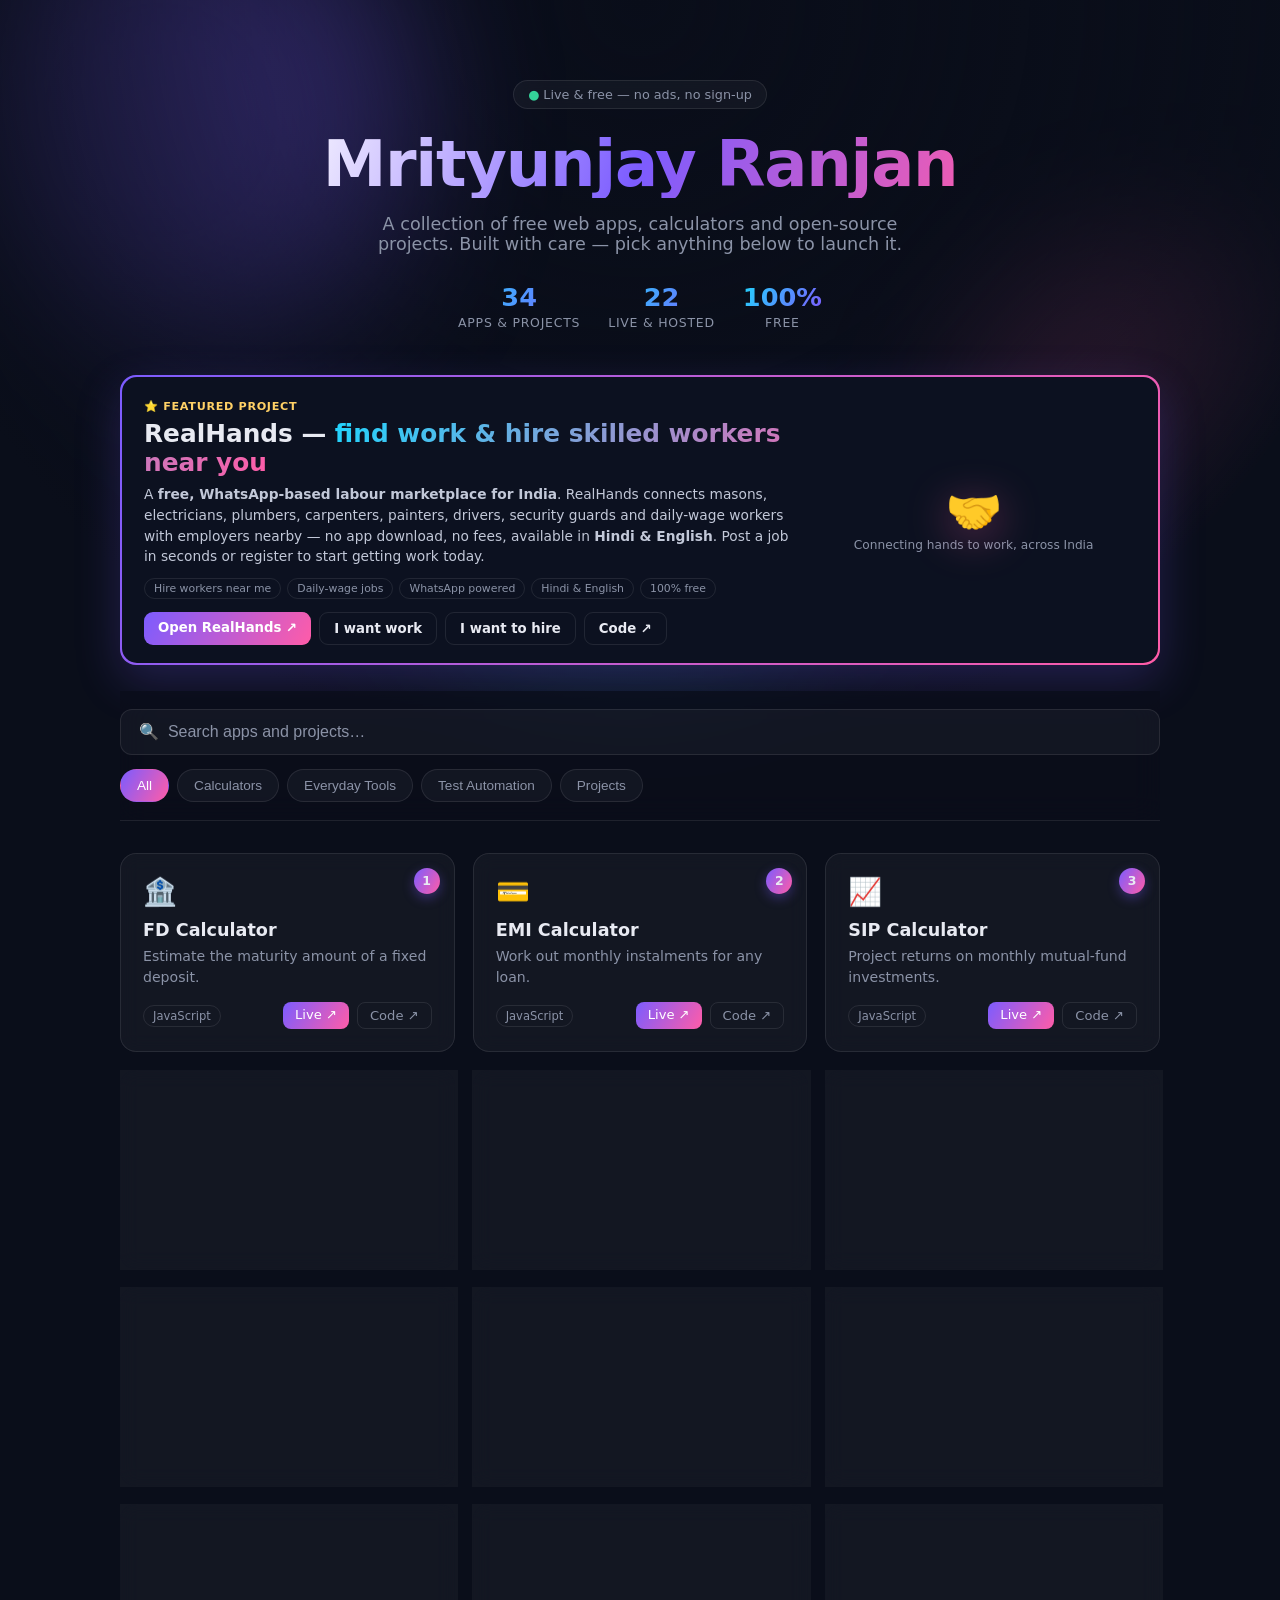
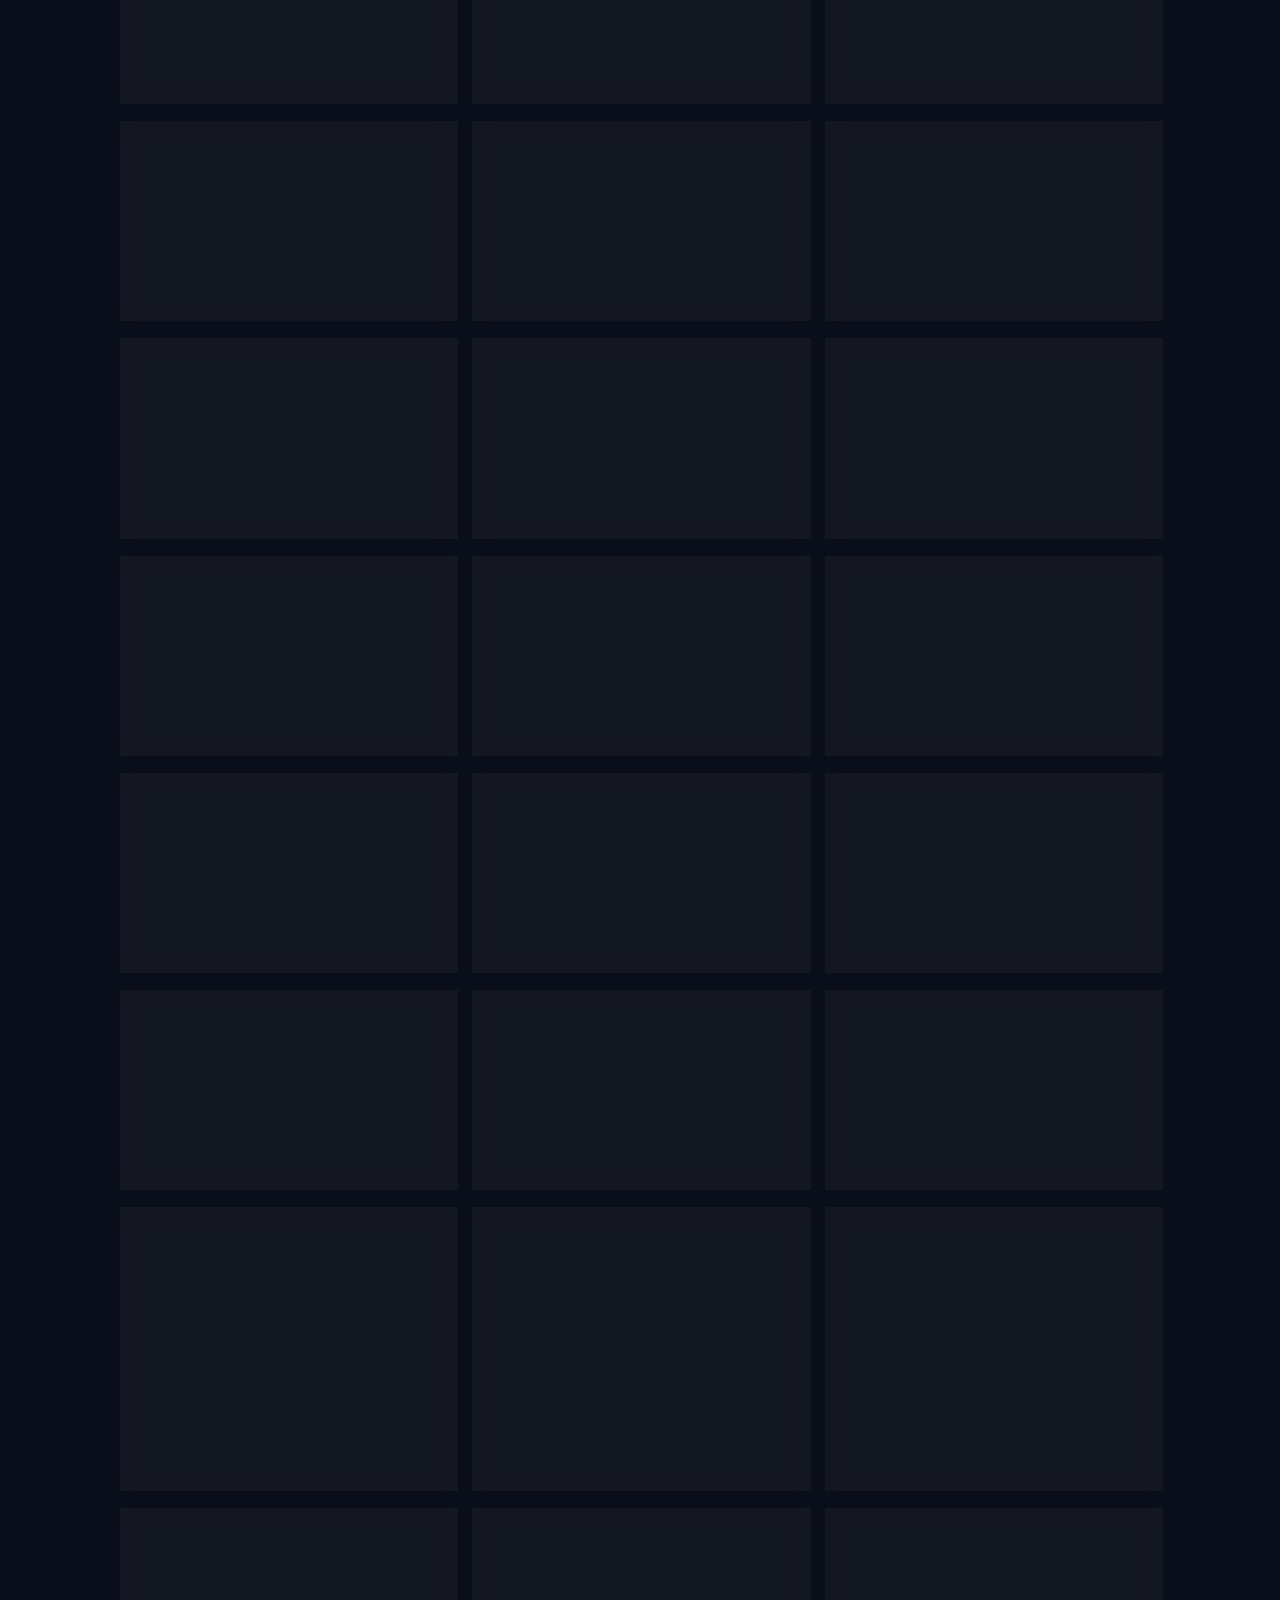
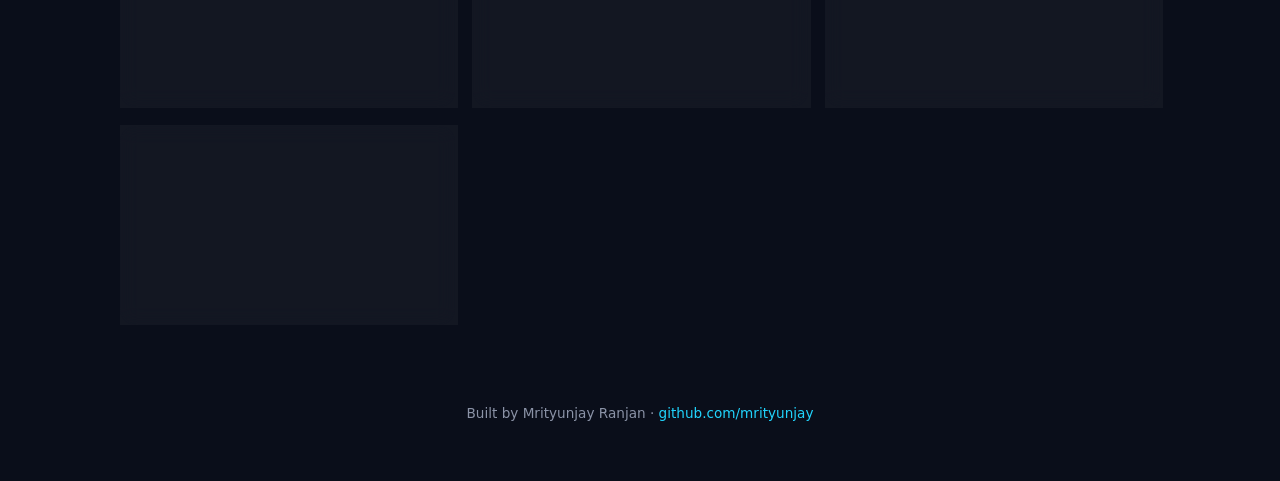
<file: index.html>
<!DOCTYPE html>
<html lang="en">
<head>
  <meta charset="UTF-8" />
  <meta name="viewport" content="width=device-width, initial-scale=1.0" />

  <!-- Primary SEO -->
  <title>Mrityunjay Ranjan — Free Web Apps, Calculators &amp; Open-Source Projects</title>
  <meta name="description" content="RealHands — a free WhatsApp-based labour marketplace connecting skilled and daily-wage workers (masons, electricians, plumbers, carpenters, drivers, security guards) with employers nearby across India, in Hindi &amp; English. Plus 20+ free web apps and calculators — EMI, FD, SIP, income tax, BMI, password &amp; QR generators — and open-source projects." />
  <meta name="keywords" content="RealHands, hire workers near me, find work near me, daily wage jobs India, labour marketplace India, hire electrician plumber mason carpenter driver, WhatsApp jobs, skilled workers India, मजदूर काम, free online calculator, EMI calculator, FD calculator, SIP calculator, income tax calculator, BMI calculator, password generator, QR code generator, pomodoro timer, expense tracker, selenium framework, test automation, Mrityunjay Ranjan" />
  <meta name="author" content="Mrityunjay Ranjan" />
  <meta name="robots" content="index, follow" />
  <link rel="canonical" href="https://mrityunjay.github.io/" />

  <!-- Open Graph -->
  <meta property="og:type" content="website" />
  <meta property="og:title" content="Mrityunjay Ranjan — Free Web Apps & Projects" />
  <meta property="og:description" content="20+ free web apps and calculators, plus open-source automation frameworks and projects." />
  <meta property="og:url" content="https://mrityunjay.github.io/" />
  <meta property="og:site_name" content="Mrityunjay Ranjan" />
  <meta name="twitter:card" content="summary" />
  <meta name="twitter:title" content="Mrityunjay Ranjan — Free Web Apps & Projects" />
  <meta name="twitter:description" content="20+ free web apps and calculators, plus open-source projects." />

  <script type="application/ld+json">
  {
    "@context": "https://schema.org",
    "@type": "Person",
    "name": "Mrityunjay Ranjan",
    "url": "https://mrityunjay.github.io/",
    "sameAs": ["https://github.com/mrityunjay"],
    "jobTitle": "Software Engineer"
  }
  </script>
  <script type="application/ld+json">
  {
    "@context": "https://schema.org",
    "@type": "WebApplication",
    "name": "RealHands",
    "url": "https://mrityunjay.github.io/realhands/",
    "applicationCategory": "BusinessApplication",
    "operatingSystem": "Web, WhatsApp",
    "offers": { "@type": "Offer", "price": "0", "priceCurrency": "INR" },
    "description": "A free WhatsApp-based labour marketplace that connects skilled and daily-wage workers — masons, electricians, plumbers, carpenters, drivers and security guards — with employers nearby across India, in Hindi and English.",
    "areaServed": "IN",
    "inLanguage": ["en", "hi"]
  }
  </script>

  <style>
    :root {
      --bg: #0a0e1a;
      --card: rgba(255, 255, 255, 0.04);
      --border: rgba(255, 255, 255, 0.09);
      --text: #e8eaf2;
      --muted: #8b93a7;
      --a1: #7c5cff;
      --a2: #ff5ca8;
      --a3: #21d4fd;
    }
    * { box-sizing: border-box; margin: 0; padding: 0; }
    html { scroll-behavior: smooth; }
    body {
      font-family: "Segoe UI", system-ui, -apple-system, sans-serif;
      background: var(--bg);
      color: var(--text);
      min-height: 100vh;
      overflow-x: hidden;
      position: relative;
    }

    /* Animated aurora background */
    .aurora { position: fixed; inset: 0; z-index: -2; overflow: hidden; }
    .blob {
      position: absolute; border-radius: 50%; filter: blur(80px); opacity: 0.55;
      animation: float 18s ease-in-out infinite;
    }
    .blob.b1 { width: 480px; height: 480px; background: var(--a1); top: -120px; left: -80px; }
    .blob.b2 { width: 420px; height: 420px; background: var(--a2); top: 30%; right: -120px; animation-delay: -6s; }
    .blob.b3 { width: 460px; height: 460px; background: var(--a3); bottom: -160px; left: 30%; animation-delay: -12s; }
    @keyframes float {
      0%,100% { transform: translate(0,0) scale(1); }
      33% { transform: translate(40px,-30px) scale(1.1); }
      66% { transform: translate(-30px,40px) scale(0.95); }
    }
    body::after {
      content: ""; position: fixed; inset: 0; z-index: -1;
      background: radial-gradient(circle at 50% 0%, transparent, var(--bg) 70%);
    }

    .wrap { max-width: 1080px; margin: 0 auto; padding: 0 20px; }

    /* Hero */
    header { text-align: center; padding: 80px 20px 40px; }
    .badge {
      display: inline-block; padding: 6px 14px; border-radius: 999px;
      background: var(--card); border: 1px solid var(--border);
      font-size: 0.8rem; color: var(--muted); margin-bottom: 22px;
      backdrop-filter: blur(10px);
    }
    .badge .dot { color: #34d399; }
    h1 {
      font-size: clamp(2.4rem, 6vw, 4rem); line-height: 1.05; letter-spacing: -0.02em;
      background: linear-gradient(110deg, #fff 20%, var(--a1) 50%, var(--a2) 80%);
      -webkit-background-clip: text; background-clip: text; -webkit-text-fill-color: transparent;
      margin-bottom: 16px;
    }
    header p.tag { color: var(--muted); font-size: 1.1rem; max-width: 560px; margin: 0 auto 28px; }
    .stats { display: flex; gap: 28px; justify-content: center; flex-wrap: wrap; }
    .stat strong { display: block; font-size: 1.6rem; background: linear-gradient(120deg,var(--a3),var(--a1)); -webkit-background-clip:text; background-clip:text; -webkit-text-fill-color:transparent; }
    .stat span { font-size: 0.78rem; color: var(--muted); text-transform: uppercase; letter-spacing: 0.06em; }

    /* Controls */
    .controls { position: sticky; top: 0; z-index: 10; padding: 18px 0; background: rgba(10,14,26,0.7); backdrop-filter: blur(14px); border-bottom: 1px solid var(--border); margin-bottom: 32px; }
    #search {
      width: 100%; padding: 13px 18px; border-radius: 12px; font-size: 1rem;
      background: var(--card); border: 1px solid var(--border); color: var(--text);
      margin-bottom: 14px;
    }
    #search::placeholder { color: var(--muted); }
    #search:focus { outline: none; border-color: var(--a1); }
    .chips { display: flex; gap: 8px; flex-wrap: wrap; }
    .chip {
      padding: 8px 16px; border-radius: 999px; border: 1px solid var(--border);
      background: var(--card); color: var(--muted); font-size: 0.85rem; cursor: pointer;
      transition: all 0.18s;
    }
    .chip:hover { color: var(--text); }
    .chip.active { background: linear-gradient(120deg,var(--a1),var(--a2)); color: #fff; border-color: transparent; }

    /* Grid + cards */
    .grid { display: grid; grid-template-columns: repeat(auto-fill, minmax(260px,1fr)); gap: 18px; padding-bottom: 40px; }
    .card {
      position: relative; background: var(--card); border: 1px solid var(--border);
      border-radius: 16px; padding: 22px; backdrop-filter: blur(10px);
      transition: transform 0.2s, border-color 0.2s, box-shadow 0.2s;
      display: flex; flex-direction: column;
    }
    .card:hover { transform: translateY(-6px); border-color: rgba(124,92,255,0.6); box-shadow: 0 18px 50px rgba(124,92,255,0.18); }
    .card .num {
      position: absolute; top: 14px; right: 14px; min-width: 26px; height: 26px; padding: 0 7px;
      display: inline-flex; align-items: center; justify-content: center; border-radius: 999px;
      font-size: 0.78rem; font-weight: 700; color: var(--text);
      background: linear-gradient(120deg, var(--a1), var(--a2)); box-shadow: 0 4px 12px rgba(124,92,255,0.35);
    }
    .card .icon { font-size: 1.7rem; margin-bottom: 12px; }
    .card h3 { font-size: 1.1rem; margin-bottom: 6px; }
    .card p { color: var(--muted); font-size: 0.88rem; line-height: 1.5; flex: 1; margin-bottom: 14px; }
    .meta { display: flex; align-items: center; gap: 8px; flex-wrap: wrap; }
    .lang { font-size: 0.72rem; color: var(--muted); padding: 3px 9px; border: 1px solid var(--border); border-radius: 999px; }
    .links { margin-left: auto; display: flex; gap: 8px; }
    .links a { font-size: 0.82rem; text-decoration: none; padding: 5px 12px; border-radius: 8px; transition: 0.18s; }
    .links a.live { background: linear-gradient(120deg,var(--a1),var(--a2)); color: #fff; }
    .links a.live:hover { filter: brightness(1.12); }
    .links a.code { color: var(--muted); border: 1px solid var(--border); }
    .links a.code:hover { color: var(--text); border-color: var(--a1); }

    .section-title { font-size: 0.8rem; text-transform: uppercase; letter-spacing: 0.08em; color: var(--muted); margin: 8px 0 16px; }
    .empty-msg { color: var(--muted); text-align: center; padding: 40px; grid-column: 1/-1; }

    /* Featured spotlight */
    .spotlight {
      position: relative; border-radius: 16px; padding: 2px;
      background: linear-gradient(120deg, var(--a1), var(--a2), var(--a3), var(--a1));
      background-size: 300% 300%; animation: shine 8s ease infinite;
      margin: 4px 0 26px; box-shadow: 0 16px 46px rgba(124,92,255,0.22);
    }
    @keyframes shine { 0%{background-position:0% 50%} 50%{background-position:100% 50%} 100%{background-position:0% 50%} }
    .spotlight-inner {
      background: #0c1120; border-radius: 15px; padding: 18px 22px;
      display: grid; grid-template-columns: 1.6fr 0.8fr; gap: 18px; align-items: center;
    }
    .spotlight .flag { display:inline-flex; align-items:center; gap:6px; font-size:0.7rem; font-weight:600; letter-spacing:0.06em; text-transform:uppercase; color:#ffd166; margin-bottom:7px; }
    .spotlight h2 { font-size: clamp(1.2rem, 2.4vw, 1.55rem); line-height:1.15; margin-bottom: 7px; }
    .spotlight h2 .grad { background:linear-gradient(120deg,var(--a3),var(--a2)); -webkit-background-clip:text;background-clip:text;-webkit-text-fill-color:transparent; }
    .spotlight p { color: #c2c8d8; font-size: 0.86rem; line-height: 1.5; margin-bottom: 11px; }
    .spotlight .tags { display:flex; flex-wrap:wrap; gap:6px; margin-bottom:13px; }
    .spotlight .tags span { font-size:0.68rem; color:var(--muted); border:1px solid var(--border); border-radius:999px; padding:3px 9px; }
    .cta { display:flex; flex-wrap:wrap; gap:8px; }
    .cta a { text-decoration:none; padding:8px 14px; border-radius:9px; font-weight:600; font-size:0.83rem; transition:0.18s; }
    .cta a.primary { background:linear-gradient(120deg,var(--a1),var(--a2)); color:#fff; }
    .cta a.primary:hover { filter:brightness(1.12); transform:translateY(-2px); }
    .cta a.secondary { color:var(--text); border:1px solid var(--border); }
    .cta a.secondary:hover { border-color:var(--a3); color:var(--a3); }
    .spotlight-visual { text-align:center; }
    .spotlight-visual .big { font-size:2.8rem; line-height:1; filter:drop-shadow(0 8px 22px rgba(255,92,168,0.4)); }
    .spotlight-visual .cap { display:block; margin-top:6px; color:var(--muted); font-size:0.76rem; }
    @media (max-width: 760px) { .spotlight-inner { grid-template-columns:1fr; text-align:center; } .spotlight-visual{order:-1;} .cta{justify-content:center;} .spotlight .flag,.spotlight .tags{justify-content:center;} }

    footer { text-align: center; padding: 40px 20px 60px; color: var(--muted); font-size: 0.85rem; }
    footer a { color: var(--a3); text-decoration: none; }
  </style>
</head>
<body>
  <div class="aurora"><div class="blob b1"></div><div class="blob b2"></div><div class="blob b3"></div></div>

  <header>
    <span class="badge"><span class="dot">●</span> Live &amp; free — no ads, no sign-up</span>
    <h1>Mrityunjay Ranjan</h1>
    <p class="tag">A collection of free web apps, calculators and open-source projects. Built with care — pick anything below to launch it.</p>
    <div class="stats">
      <div class="stat"><strong>34</strong><span>Apps &amp; projects</span></div>
      <div class="stat"><strong>22</strong><span>Live &amp; hosted</span></div>
      <div class="stat"><strong>100%</strong><span>Free</span></div>
    </div>
  </header>

  <div class="wrap">
    <section class="spotlight" aria-label="Featured project: RealHands">
      <div class="spotlight-inner">
        <div>
          <span class="flag">⭐ Featured Project</span>
          <h2>RealHands — <span class="grad">find work &amp; hire skilled workers near you</span></h2>
          <p>A <strong>free, WhatsApp-based labour marketplace for India</strong>. RealHands connects masons, electricians, plumbers, carpenters, painters, drivers, security guards and daily-wage workers with employers nearby — no app download, no fees, available in <strong>Hindi &amp; English</strong>. Post a job in seconds or register to start getting work today.</p>
          <div class="tags">
            <span>Hire workers near me</span><span>Daily-wage jobs</span><span>WhatsApp powered</span><span>Hindi &amp; English</span><span>100% free</span>
          </div>
          <div class="cta">
            <a class="primary" href="https://mrityunjay.github.io/realhands/" target="_blank" rel="noopener">Open RealHands ↗</a>
            <a class="secondary" href="https://mrityunjay.github.io/realhands/register-worker.html" target="_blank" rel="noopener">I want work</a>
            <a class="secondary" href="https://mrityunjay.github.io/realhands/register-company.html" target="_blank" rel="noopener">I want to hire</a>
            <a class="secondary" href="https://github.com/mrityunjay/realhands" target="_blank" rel="noopener">Code ↗</a>
          </div>
        </div>
        <div class="spotlight-visual">
          <span class="big">🤝</span>
          <span class="cap">Connecting hands to work, across India</span>
        </div>
      </div>
    </section>

    <div class="controls">
      <input type="text" id="search" placeholder="🔍  Search apps and projects…" aria-label="Search" />
      <div class="chips" id="chips">
        <button class="chip active" data-cat="all">All</button>
        <button class="chip" data-cat="calculator">Calculators</button>
        <button class="chip" data-cat="tool">Everyday Tools</button>
        <button class="chip" data-cat="automation">Test Automation</button>
        <button class="chip" data-cat="project">Projects</button>
      </div>
    </div>

    <div class="grid" id="grid"></div>
  </div>

  <footer>
    <p>Built by Mrityunjay Ranjan · <a href="https://github.com/mrityunjay" target="_blank" rel="noopener">github.com/mrityunjay</a></p>
  </footer>

  <script>
    const base = "https://mrityunjay.github.io/";
    const gh = "https://github.com/mrityunjay/";
    const items = [
      // Calculators
      { t: "FD Calculator", d: "Estimate the maturity amount of a fixed deposit.", c: "calculator", i: "🏦", live: "fd-calculator", lang: "JavaScript" },
      { t: "EMI Calculator", d: "Work out monthly instalments for any loan.", c: "calculator", i: "💳", live: "emi-calculator", lang: "JavaScript" },
      { t: "SIP Calculator", d: "Project returns on monthly mutual-fund investments.", c: "calculator", i: "📈", live: "sip-calculator", lang: "JavaScript" },
      { t: "Income Tax Calculator", d: "Estimate Indian income tax (new regime, FY 2024-25).", c: "calculator", i: "🧾", live: "income-tax-calculator", lang: "JavaScript" },
      { t: "BMI Calculator", d: "Check your Body Mass Index and category.", c: "calculator", i: "⚖️", live: "bmi-calculator", lang: "JavaScript" },
      { t: "Age Calculator", d: "Find your exact age from your date of birth.", c: "calculator", i: "🎂", live: "age-calculator", lang: "JavaScript" },
      { t: "Tip Calculator", d: "Split a bill and calculate the tip per person.", c: "calculator", i: "🍽️", live: "tip-calculator", lang: "JavaScript" },
      { t: "Unit Converter", d: "Convert length, weight and temperature units.", c: "calculator", i: "📐", live: "unit-converter", lang: "JavaScript" },
      { t: "Currency Converter", d: "Convert currencies using live exchange rates.", c: "calculator", i: "💱", live: "currency-converter", lang: "JavaScript" },
      { t: "Compound Interest", d: "See how money grows with compound interest.", c: "calculator", i: "💰", live: "compound-interest-calculator", lang: "JavaScript" },
      // Everyday tools
      { t: "To-Do List", d: "Track tasks; saved in your browser.", c: "tool", i: "✅", live: "todo-list", lang: "JavaScript" },
      { t: "Notes Keeper", d: "Jot quick sticky notes that persist locally.", c: "tool", i: "🗒️", live: "notes-keeper", lang: "JavaScript" },
      { t: "Password Generator", d: "Generate strong, random, secure passwords.", c: "tool", i: "🔐", live: "password-generator", lang: "JavaScript" },
      { t: "QR Code Generator", d: "Turn any text or link into a QR code.", c: "tool", i: "🔳", live: "qr-generator", lang: "JavaScript" },
      { t: "Pomodoro Timer", d: "Focus timer with work and break sessions.", c: "tool", i: "🍅", live: "pomodoro-timer", lang: "JavaScript" },
      { t: "Stopwatch", d: "Time anything, with lap recording.", c: "tool", i: "⏱️", live: "stopwatch", lang: "JavaScript" },
      { t: "Color Palette", d: "Generate random palettes; click to copy hex.", c: "tool", i: "🎨", live: "color-palette", lang: "JavaScript" },
      { t: "Markdown Previewer", d: "Write Markdown and see it rendered live.", c: "tool", i: "📝", live: "markdown-previewer", lang: "JavaScript" },
      { t: "Word Counter", d: "Live word, character and reading-time counts.", c: "tool", i: "🔢", live: "word-counter", lang: "JavaScript" },
      { t: "Expense Tracker", d: "Track daily expenses; saved in your browser.", c: "tool", i: "💸", live: "expense-tracker", lang: "JavaScript" },
      // Test automation
      { t: "Automation Framework", d: "Web UI test automation framework.", c: "automation", i: "🤖", code: "AutomationFramework", lang: "Selenium" },
      { t: "Selenium Advanced", d: "Advanced Selenium test cases and patterns.", c: "automation", i: "🧪", code: "SeleniumAdvanced", lang: "Java" },
      { t: "Selenium Maven", d: "Selenium test suite with a Maven build.", c: "automation", i: "☕", code: "SeleniumMaven", lang: "Java" },
      { t: "Selenium Java", d: "Browser automation scripts in Java.", c: "automation", i: "🧭", code: "selenium-java", lang: "Java" },
      { t: "Java Selenium Workshop", d: "Workshop material for Java + Selenium.", c: "automation", i: "🎓", code: "Java-Selenium-Workshop", lang: "Java" },
      { t: "TestCafe + Cucumber", d: "BDD end-to-end tests with TestCafe and Cucumber.", c: "automation", i: "🥒", code: "testcafe-cucumber", lang: "JavaScript" },
      { t: "Calculator (Node + Mocha)", d: "Calculator with Mocha.js unit tests.", c: "automation", i: "🧮", code: "Calculator-Node-MochaJs", lang: "JavaScript" },
      { t: "BrowserStack Examples", d: "Cross-browser testing on BrowserStack.", c: "automation", i: "🌐", code: "BrowserStack", lang: "Java" },
      // Projects
      { t: "Ambience Navaratri & Bathukamma 2026", d: "Community festival site for Ambience Courtyard — countdown, Navadurga day-colours, the nine days of Bathukamma, full schedule, gallery and donations.", c: "project", i: "🪔", live: "ambience-navaratri-bathukamma-2026", code: "mrityunjay.github.io/tree/main/ambience-navaratri-bathukamma-2026", lang: "HTML/CSS/JS" },
      { t: "RealHands", d: "Free WhatsApp-based labour marketplace connecting daily-wage and skilled workers with employers across India — in Hindi & English.", c: "project", i: "🤝", live: "realhands", code: "realhands", lang: "Node.js" },
      { t: "AutoTrader", d: "Automated NSE intraday trading system using the Angel One SmartAPI.", c: "project", i: "📊", code: "autotrader", lang: "Python" },
      { t: "Aggregation", d: "A Java object aggregation framework.", c: "project", i: "🧩", code: "Aggregation", lang: "Java" },
      { t: "MailParser", d: "Email parsing utility written in Python.", c: "project", i: "📧", code: "MailParser", lang: "Python" },
      { t: "Hello World in ML", d: "A simple hello-world program for machine learning.", c: "project", i: "🧠", code: "HelloWorldInML", lang: "Jupyter" },
    ];

    const grid = document.getElementById("grid");
    const search = document.getElementById("search");
    let activeCat = "all";

    function cardHTML(it, i) {
      const liveLink = it.live ? `<a class="live" href="${base}${it.live}/" target="_blank" rel="noopener">Live ↗</a>` : "";
      const codeRepo = it.code || it.live;
      const codeLink = `<a class="code" href="${gh}${codeRepo}" target="_blank" rel="noopener">Code ↗</a>`;
      return `<article class="card">
        <span class="num">${i + 1}</span>
        <div class="icon">${it.i}</div>
        <h3>${it.t}</h3>
        <p>${it.d}</p>
        <div class="meta">
          <span class="lang">${it.lang}</span>
          <span class="links">${liveLink}${codeLink}</span>
        </div>
      </article>`;
    }

    function render() {
      const q = search.value.trim().toLowerCase();
      const filtered = items.filter((it) => {
        const matchCat = activeCat === "all" || it.c === activeCat;
        const matchQ = !q || (it.t + " " + it.d).toLowerCase().includes(q);
        return matchCat && matchQ;
      });
      grid.innerHTML = filtered.length
        ? filtered.map(cardHTML).join("")
        : '<p class="empty-msg">No matches — try a different search.</p>';
    }

    document.getElementById("chips").addEventListener("click", (e) => {
      if (!e.target.classList.contains("chip")) return;
      document.querySelectorAll(".chip").forEach((c) => c.classList.remove("active"));
      e.target.classList.add("active");
      activeCat = e.target.dataset.cat;
      render();
    });
    search.addEventListener("input", render);
    render();
  </script>
</body>
</html>
</file>
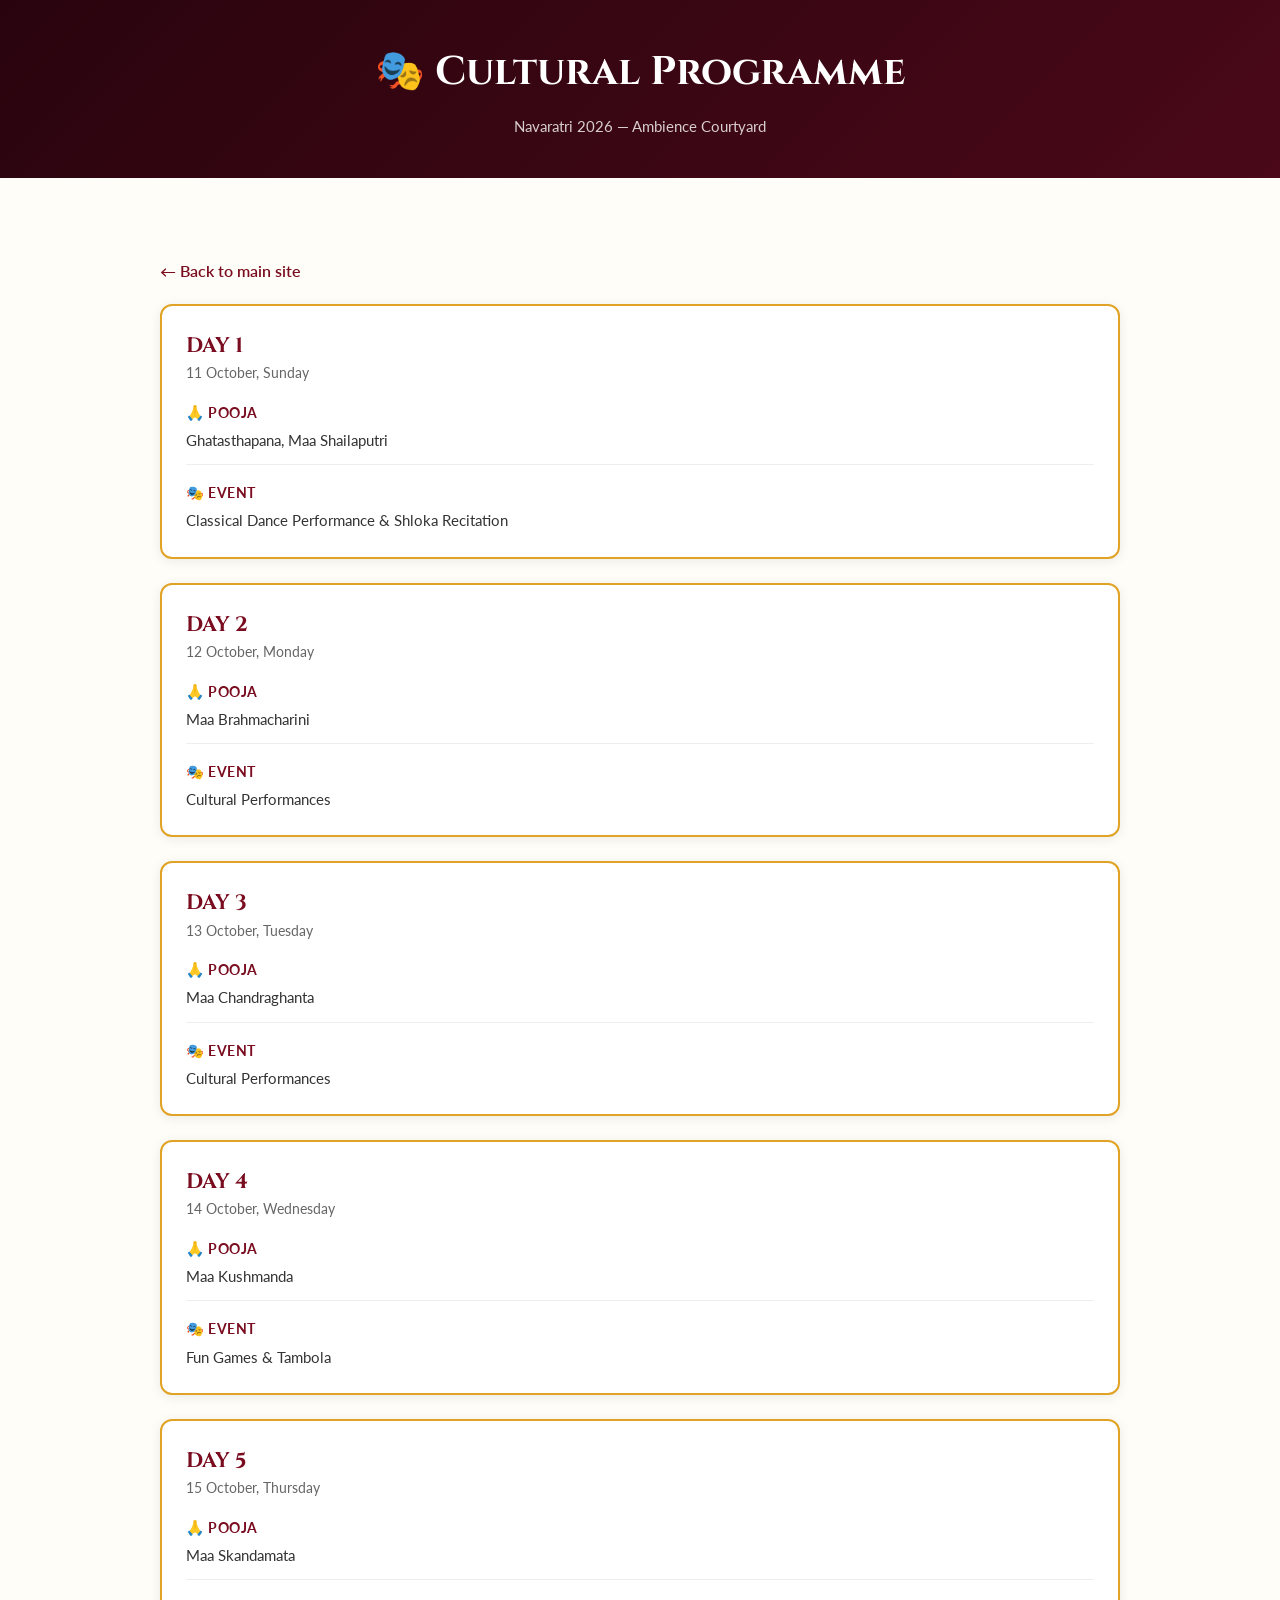
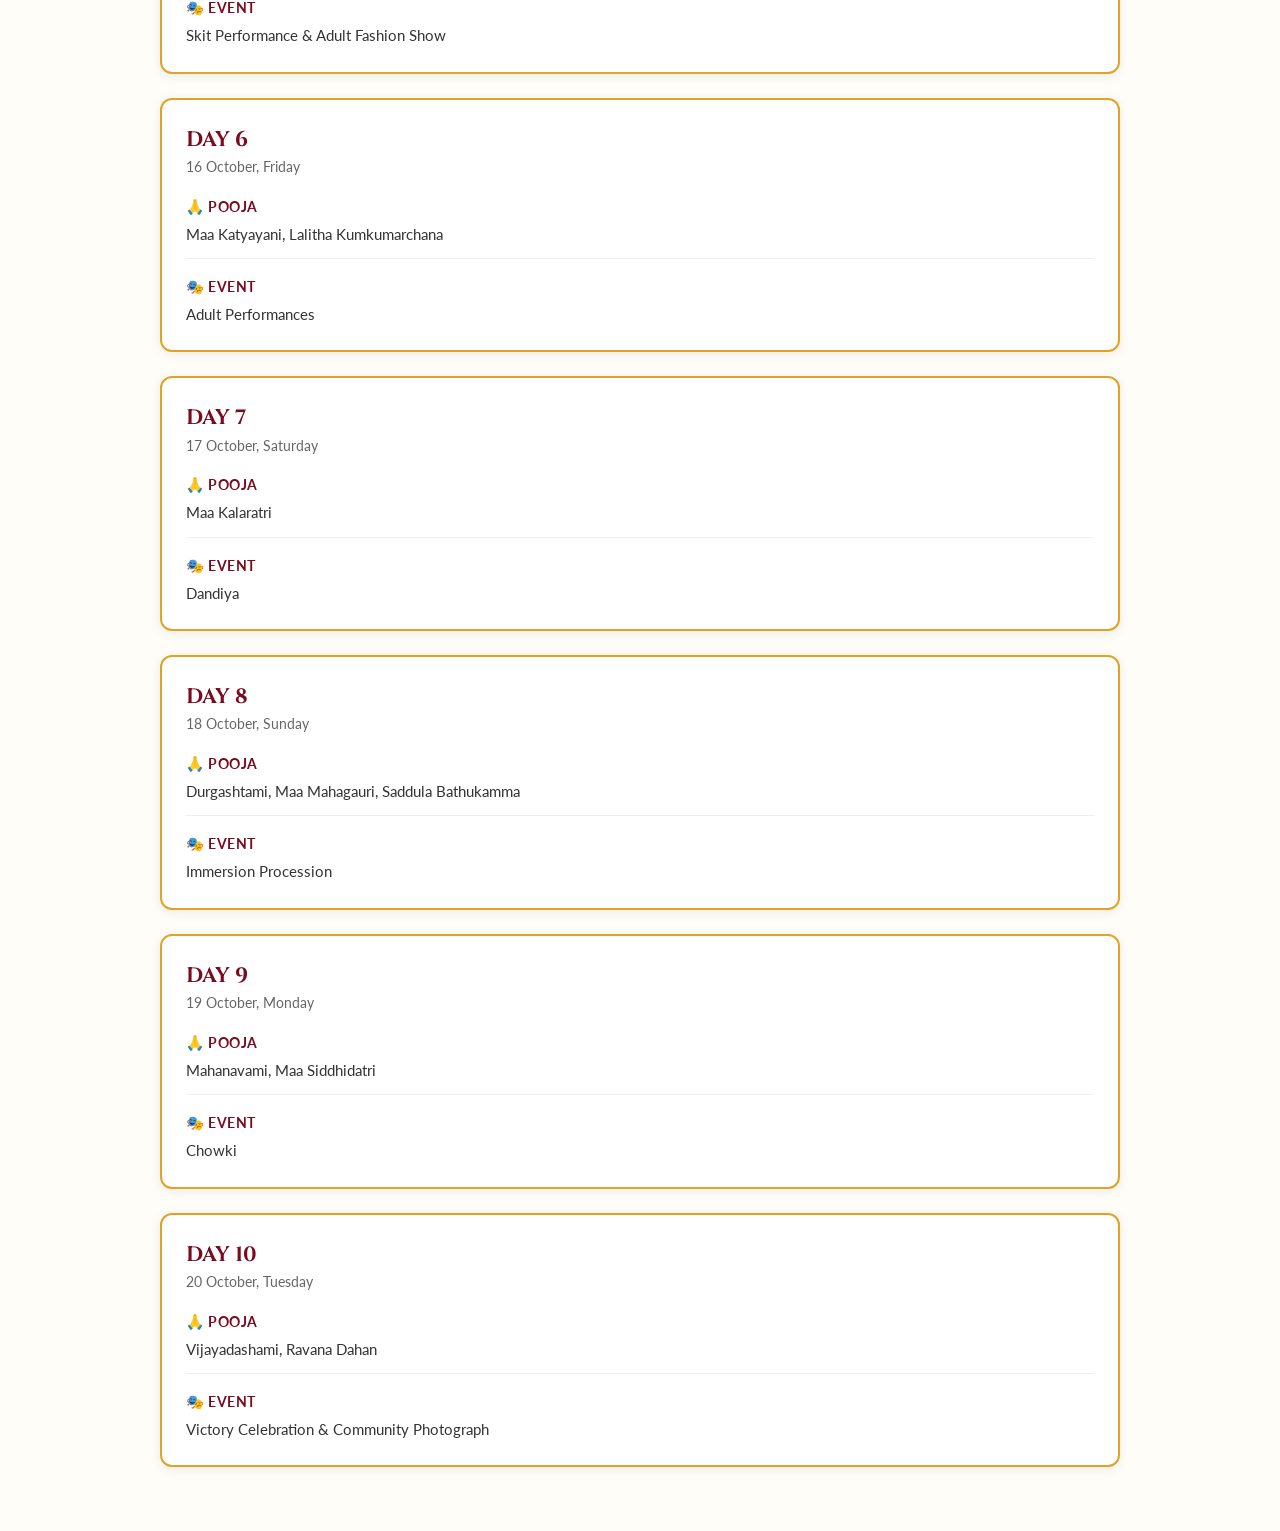
<file: ambience-navaratri-bathukamma-2026/cultural-programme.html>
<!doctype html>
<html lang="en">
<head>
  <meta charset="UTF-8" />
  <meta name="viewport" content="width=device-width, initial-scale=1.0" />
  <title>Cultural Programme 2026 — Ambience Courtyard</title>
  <meta name="description" content="Cultural programme schedule for Navaratri 2026 at Ambience Courtyard." />
  <link rel="preconnect" href="https://fonts.googleapis.com" />
  <link rel="preconnect" href="https://fonts.gstatic.com" crossorigin />
  <link href="https://fonts.googleapis.com/css2?family=Cinzel:wght@400;700&family=Noto+Sans+Telugu:wght@400;700&family=Lato:wght@400;700&display=swap" rel="stylesheet" />
  <style>
    :root {
      --maroon: #7a0c1f;
      --gold: #c8860a;
      --gold-light: #e0a326;
      --cream: #fffdf8;
      --dark: #1a0a00;
    }
    *, *::before, *::after { box-sizing: border-box; margin: 0; padding: 0; }
    body {
      font-family: 'Lato', sans-serif;
      background: var(--cream);
      color: var(--dark);
      line-height: 1.6;
    }
    .container { max-width: 1000px; margin: 0 auto; padding: 40px 20px; }
    header {
      background: linear-gradient(135deg, #29040e 0%, #4a0818 100%);
      color: #fff;
      text-align: center;
      padding: 40px 20px;
      margin-bottom: 40px;
    }
    header h1 {
      font-family: 'Cinzel', serif;
      font-size: clamp(1.5rem, 5vw, 2.5rem);
      margin-bottom: 10px;
    }
    header .subtitle {
      font-size: 0.95rem;
      color: rgba(255,255,255,0.8);
    }
    .back-link {
      display: inline-block;
      margin-bottom: 20px;
      color: var(--maroon);
      text-decoration: none;
      font-weight: 600;
    }
    .back-link:hover { text-decoration: underline; }
    .day-card {
      background: #fff;
      border: 2px solid var(--gold-light);
      border-radius: 12px;
      padding: 24px;
      margin-bottom: 24px;
      box-shadow: 0 2px 12px rgba(0,0,0,0.08);
    }
    .day-header {
      display: flex;
      align-items: center;
      gap: 15px;
      margin-bottom: 16px;
    }
    .color-swatch {
      width: 40px;
      height: 40px;
      border-radius: 50%;
      border: 2px solid rgba(0,0,0,0.1);
      flex-shrink: 0;
    }
    .day-info {
      flex: 1;
    }
    .day-number {
      font-family: 'Cinzel', serif;
      font-size: 1.3rem;
      font-weight: 700;
      color: var(--maroon);
    }
    .day-date {
      font-size: 0.85rem;
      color: #666;
    }
    .section {
      margin-bottom: 16px;
      padding-bottom: 12px;
      border-bottom: 1px solid #eee;
    }
    .section:last-child {
      border-bottom: none;
      margin-bottom: 0;
      padding-bottom: 0;
    }
    .section-label {
      font-weight: 700;
      color: var(--maroon);
      font-size: 0.9rem;
      text-transform: uppercase;
      letter-spacing: 0.5px;
      margin-bottom: 4px;
    }
    .section-content {
      font-size: 0.95rem;
      color: #333;
    }
  </style>
</head>
<body>

<header>
  <h1>🎭 Cultural Programme</h1>
  <p class="subtitle">Navaratri 2026 — Ambience Courtyard</p>
</header>

<div class="container">
  <a href="index.html" class="back-link">← Back to main site</a>

  <!-- Day 11 -->
  <div class="day-card">
    <div class="day-header">
      <div class="day-info">
        <div class="day-number">DAY 1</div>
        <div class="day-date">11 October, Sunday</div>
      </div>
    </div>
    <div class="section">
      <div class="section-label">🙏 Pooja</div>
      <div class="section-content">Ghatasthapana, Maa Shailaputri</div>
    </div>
    <div class="section">
      <div class="section-label">🎭 Event</div>
      <div class="section-content">Classical Dance Performance & Shloka Recitation</div>
    </div>
  </div>

  <!-- Day 12 -->
  <div class="day-card">
    <div class="day-header">
      <div class="day-info">
        <div class="day-number">DAY 2</div>
        <div class="day-date">12 October, Monday</div>
      </div>
    </div>
    <div class="section">
      <div class="section-label">🙏 Pooja</div>
      <div class="section-content">Maa Brahmacharini</div>
    </div>
    <div class="section">
      <div class="section-label">🎭 Event</div>
      <div class="section-content">Cultural Performances</div>
    </div>
  </div>

  <!-- Day 13 -->
  <div class="day-card">
    <div class="day-header">
      <div class="day-info">
        <div class="day-number">DAY 3</div>
        <div class="day-date">13 October, Tuesday</div>
      </div>
    </div>
    <div class="section">
      <div class="section-label">🙏 Pooja</div>
      <div class="section-content">Maa Chandraghanta</div>
    </div>
    <div class="section">
      <div class="section-label">🎭 Event</div>
      <div class="section-content">Cultural Performances</div>
    </div>
  </div>

  <!-- Day 14 -->
  <div class="day-card">
    <div class="day-header">
      <div class="day-info">
        <div class="day-number">DAY 4</div>
        <div class="day-date">14 October, Wednesday</div>
      </div>
    </div>
    <div class="section">
      <div class="section-label">🙏 Pooja</div>
      <div class="section-content">Maa Kushmanda</div>
    </div>
    <div class="section">
      <div class="section-label">🎭 Event</div>
      <div class="section-content">Fun Games & Tambola</div>
    </div>
  </div>

  <!-- Day 15 -->
  <div class="day-card">
    <div class="day-header">
      <div class="day-info">
        <div class="day-number">DAY 5</div>
        <div class="day-date">15 October, Thursday</div>
      </div>
    </div>
    <div class="section">
      <div class="section-label">🙏 Pooja</div>
      <div class="section-content">Maa Skandamata</div>
    </div>
    <div class="section">
      <div class="section-label">🎭 Event</div>
      <div class="section-content">Skit Performance & Adult Fashion Show</div>
    </div>
  </div>

  <!-- Day 16 -->
  <div class="day-card">
    <div class="day-header">
      <div class="day-info">
        <div class="day-number">DAY 6</div>
        <div class="day-date">16 October, Friday</div>
      </div>
    </div>
    <div class="section">
      <div class="section-label">🙏 Pooja</div>
      <div class="section-content">Maa Katyayani, Lalitha Kumkumarchana</div>
    </div>
    <div class="section">
      <div class="section-label">🎭 Event</div>
      <div class="section-content">Adult Performances</div>
    </div>
  </div>

  <!-- Day 17 -->
  <div class="day-card">
    <div class="day-header">
      <div class="day-info">
        <div class="day-number">DAY 7</div>
        <div class="day-date">17 October, Saturday</div>
      </div>
    </div>
    <div class="section">
      <div class="section-label">🙏 Pooja</div>
      <div class="section-content">Maa Kalaratri</div>
    </div>
    <div class="section">
      <div class="section-label">🎭 Event</div>
      <div class="section-content">Dandiya</div>
    </div>
  </div>

  <!-- Day 18 -->
  <div class="day-card">
    <div class="day-header">
      <div class="day-info">
        <div class="day-number">DAY 8</div>
        <div class="day-date">18 October, Sunday</div>
      </div>
    </div>
    <div class="section">
      <div class="section-label">🙏 Pooja</div>
      <div class="section-content">Durgashtami, Maa Mahagauri, Saddula Bathukamma</div>
    </div>
    <div class="section">
      <div class="section-label">🎭 Event</div>
      <div class="section-content">Immersion Procession</div>
    </div>
  </div>

  <!-- Day 19 -->
  <div class="day-card">
    <div class="day-header">
      <div class="day-info">
        <div class="day-number">DAY 9</div>
        <div class="day-date">19 October, Monday</div>
      </div>
    </div>
    <div class="section">
      <div class="section-label">🙏 Pooja</div>
      <div class="section-content">Mahanavami, Maa Siddhidatri</div>
    </div>
    <div class="section">
      <div class="section-label">🎭 Event</div>
      <div class="section-content">Chowki</div>
    </div>
  </div>

  <!-- Day 20 -->
  <div class="day-card">
    <div class="day-header">
      <div class="day-info">
        <div class="day-number">DAY 10</div>
        <div class="day-date">20 October, Tuesday</div>
      </div>
    </div>
    <div class="section">
      <div class="section-label">🙏 Pooja</div>
      <div class="section-content">Vijayadashami, Ravana Dahan</div>
    </div>
    <div class="section">
      <div class="section-label">🎭 Event</div>
      <div class="section-content">Victory Celebration & Community Photograph</div>
    </div>
  </div>

</div>

</body>
</html>
</file>
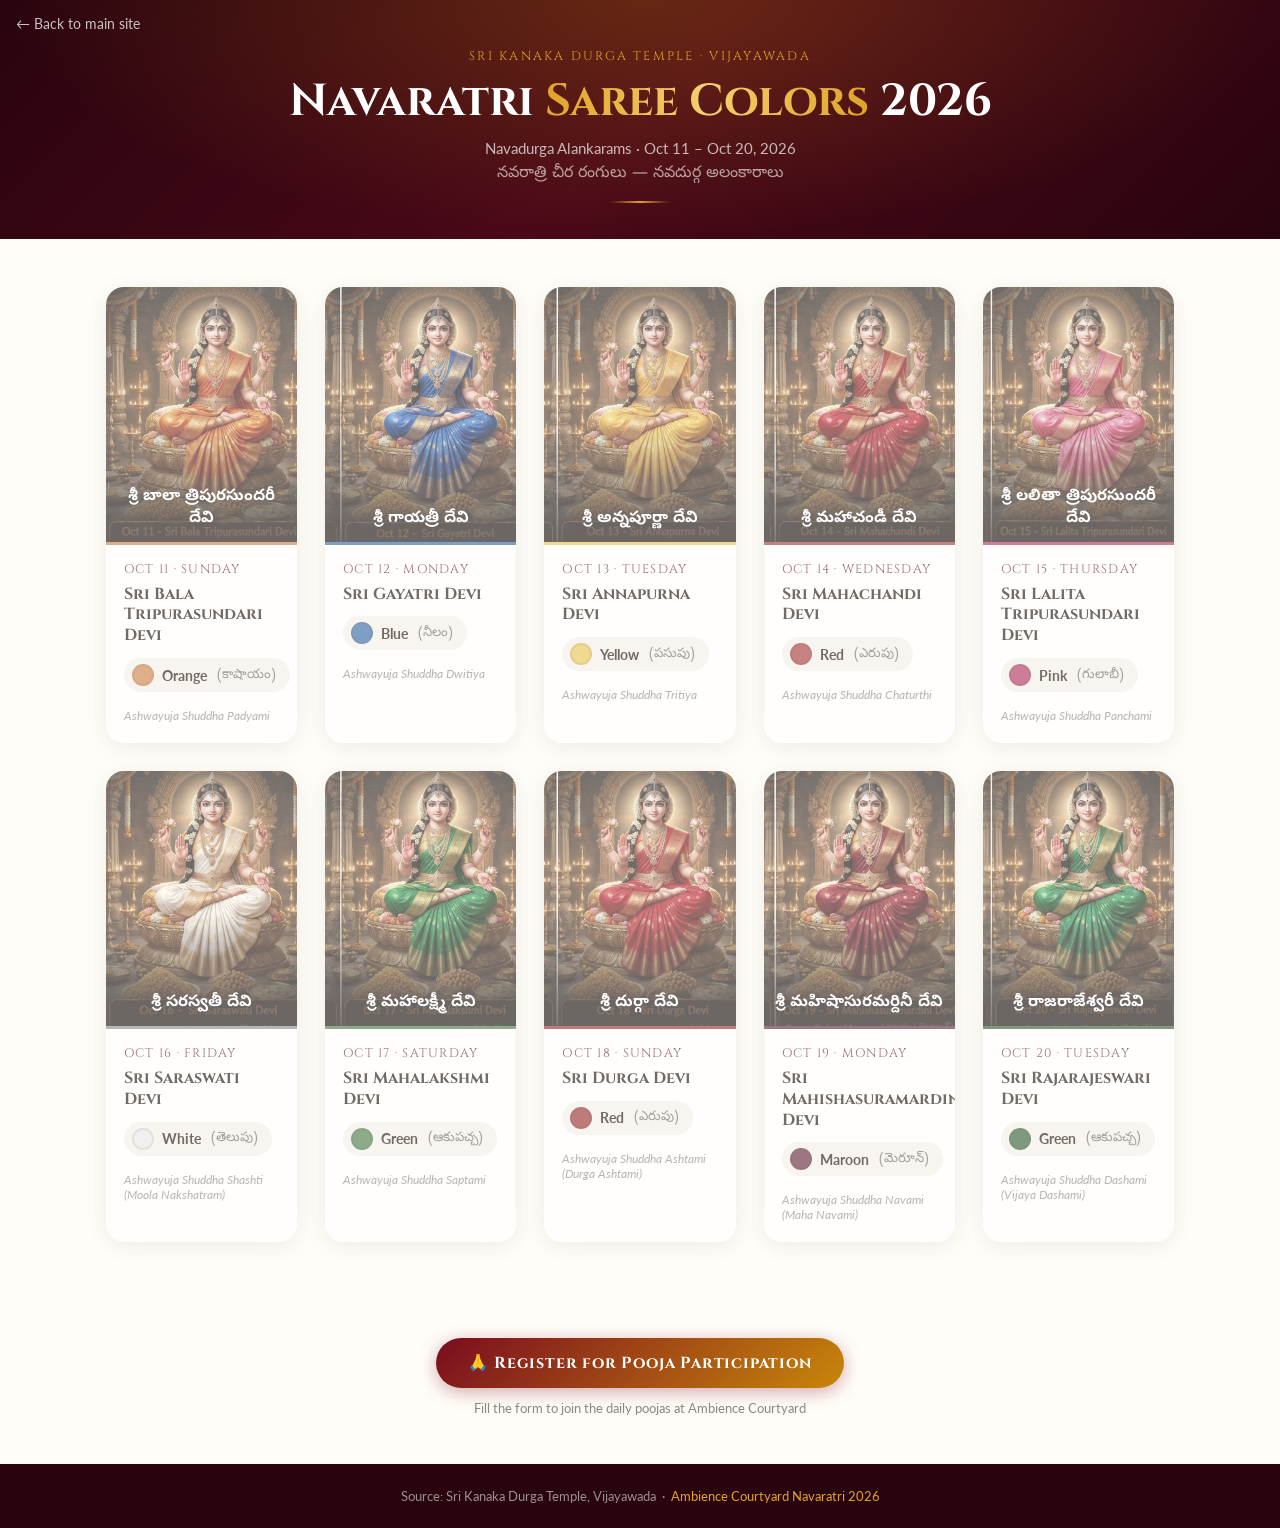
<file: ambience-navaratri-bathukamma-2026/saree-colors.html>
<!doctype html>
<html lang="en">
<head>
  <meta charset="UTF-8" />
  <meta name="viewport" content="width=device-width, initial-scale=1.0" />
  <title>Navaratri Saree Colors 2026 — Ambience Courtyard</title>
  <meta name="description" content="Navaratri 2026 saree colors day-wise — Sri Kanaka Durga Temple, Vijayawada. Oct 11–20." />
  <link rel="preconnect" href="https://fonts.googleapis.com" />
  <link rel="preconnect" href="https://fonts.gstatic.com" crossorigin />
  <link href="https://fonts.googleapis.com/css2?family=Cinzel:wght@400;700&family=Noto+Sans+Telugu:wght@400;700&family=Lato:wght@400;700&display=swap" rel="stylesheet" />
  <style>
    :root {
      --maroon: #7a0c1f;
      --gold: #c8860a;
      --gold-light: #e0a326;
      --cream: #fffdf8;
      --dark: #1a0a00;
    }
    *, *::before, *::after { box-sizing: border-box; margin: 0; padding: 0; }
    body {
      font-family: 'Lato', sans-serif;
      background: var(--cream);
      color: var(--dark);
      min-height: 100vh;
    }

    /* ── Header ── */
    .page-header {
      background: linear-gradient(135deg, #29040e 0%, #4a0818 50%, #29040e 100%);
      color: #fff;
      text-align: center;
      padding: 48px 16px 36px;
      position: relative;
      overflow: hidden;
    }
    .page-header::before {
      content: "";
      position: absolute;
      inset: 0;
      background: radial-gradient(ellipse at 50% 0%, rgba(200,134,10,.25) 0%, transparent 70%);
    }
    .page-header .back-link {
      position: absolute;
      top: 16px;
      left: 16px;
      color: rgba(255,255,255,.75);
      text-decoration: none;
      font-size: .85rem;
      display: flex;
      align-items: center;
      gap: 6px;
      transition: color .2s;
    }
    .page-header .back-link:hover { color: var(--gold-light); }
    .page-header .eyebrow {
      font-family: 'Cinzel', serif;
      font-size: .78rem;
      letter-spacing: .18em;
      color: var(--gold-light);
      text-transform: uppercase;
      margin-bottom: 10px;
      position: relative;
    }
    .page-header h1 {
      font-family: 'Cinzel', serif;
      font-size: clamp(1.5rem, 5vw, 2.8rem);
      font-weight: 700;
      line-height: 1.2;
      position: relative;
    }
    .page-header h1 .grad {
      background: linear-gradient(90deg, #e0a326, #f5d070, #e0a326);
      -webkit-background-clip: text;
      -webkit-text-fill-color: transparent;
      background-clip: text;
    }
    .page-header .sub {
      margin-top: 10px;
      font-size: .95rem;
      color: rgba(255,255,255,.7);
      position: relative;
    }
    .page-header .telugu-sub {
      font-family: 'Noto Sans Telugu', sans-serif;
      font-size: 1rem;
      color: rgba(255,255,255,.6);
      margin-top: 6px;
      position: relative;
    }
    .divider {
      width: 60px;
      height: 2px;
      background: linear-gradient(90deg, transparent, var(--gold-light), transparent);
      margin: 16px auto 0;
      position: relative;
    }

    /* ── Grid ── */
    .container { max-width: 1100px; margin: 0 auto; padding: 0 16px; }
    .grid {
      display: grid;
      grid-template-columns: repeat(auto-fill, minmax(280px, 1fr));
      gap: 28px;
      padding: 48px 0 64px;
    }

    /* ── Card ── */
    .card {
      border-radius: 18px;
      overflow: hidden;
      box-shadow: 0 4px 24px rgba(0,0,0,.12);
      background: #fff;
      transition: transform .25s, box-shadow .25s;
      position: relative;
    }
    .card:hover {
      transform: translateY(-6px);
      box-shadow: 0 12px 40px rgba(0,0,0,.18);
    }

    /* Today highlight */
    .card.today {
      box-shadow: 0 0 0 3px var(--gold-light), 0 8px 32px rgba(200,134,10,.3);
    }
    .card.today::after {
      content: "✨ Today";
      position: absolute;
      top: 12px;
      right: 12px;
      background: var(--gold-light);
      color: #fff;
      font-size: .7rem;
      font-weight: 700;
      letter-spacing: .08em;
      padding: 3px 10px;
      border-radius: 20px;
      text-transform: uppercase;
      z-index: 10;
    }

    /* Past day dim */
    .card.past { opacity: .6; filter: grayscale(30%); }

    .card-img-wrap {
      position: relative;
      width: 100%;
      aspect-ratio: 3/4;
      overflow: hidden;
    }
    .card-img-wrap img {
      width: 100%;
      height: 100%;
      object-fit: cover;
      object-position: top center;
      display: block;
    }
    /* Bottom gradient for text legibility */
    .card-img-wrap::after {
      content: "";
      position: absolute;
      bottom: 0;
      left: 0;
      right: 0;
      height: 45%;
      background: linear-gradient(to top, rgba(15,3,0,.85) 0%, transparent 100%);
      pointer-events: none;
    }

    /* Devi name overlay on image */
    .card-devi-name {
      position: absolute;
      bottom: 12px;
      left: 0;
      right: 0;
      text-align: center;
      font-family: 'Noto Sans Telugu', sans-serif;
      font-size: 1rem;
      font-weight: 700;
      color: #fff;
      text-shadow: 0 1px 6px rgba(0,0,0,.8);
      padding: 0 10px;
      z-index: 2;
    }

    /* Card body */
    .card-body {
      padding: 16px 18px 20px;
      border-top: 3px solid var(--card-accent, #c8860a);
    }
    .card-date {
      font-family: 'Cinzel', serif;
      font-size: .78rem;
      letter-spacing: .1em;
      color: var(--maroon);
      text-transform: uppercase;
      margin-bottom: 6px;
    }
    .card-title {
      font-family: 'Cinzel', serif;
      font-size: 1rem;
      font-weight: 700;
      color: var(--dark);
      line-height: 1.3;
      margin-bottom: 12px;
    }
    .color-badge {
      display: inline-flex;
      align-items: center;
      gap: 8px;
      background: #f5f0e8;
      border-radius: 30px;
      padding: 6px 14px 6px 8px;
      margin-bottom: 10px;
    }
    .color-dot {
      width: 22px;
      height: 22px;
      border-radius: 50%;
      border: 2px solid rgba(0,0,0,.1);
      flex-shrink: 0;
    }
    .color-name {
      font-weight: 700;
      font-size: .9rem;
      color: var(--dark);
    }
    .color-telugu {
      font-family: 'Noto Sans Telugu', sans-serif;
      font-size: .82rem;
      color: #666;
      margin-left: 2px;
    }
    .tithi {
      font-size: .78rem;
      color: #888;
      margin-top: 6px;
      font-style: italic;
    }

    /* ── Color map ── */
    /* each card gets --card-accent from JS */

    /* ── Footer ── */
    .page-footer {
      background: #29040e;
      color: rgba(255,255,255,.55);
      text-align: center;
      padding: 24px 16px;
      font-size: .8rem;
    }
    .page-footer a { color: var(--gold-light); text-decoration: none; }

    @media (min-width: 600px) {
      .grid { grid-template-columns: repeat(2, 1fr); }
    }
    @media (min-width: 900px) {
      .grid { grid-template-columns: repeat(3, 1fr); }
    }
    @media (min-width: 1100px) {
      .grid { grid-template-columns: repeat(5, 1fr); }
    }
  </style>
</head>
<body>

<header class="page-header">
  <a class="back-link" href="index.html">← Back to main site</a>
  <p class="eyebrow">Sri Kanaka Durga Temple · Vijayawada</p>
  <h1>Navaratri <span class="grad">Saree Colors</span> 2026</h1>
  <p class="sub">Navadurga Alankarams · Oct 11 – Oct 20, 2026</p>
  <p class="telugu-sub">నవరాత్రి చీర రంగులు — నవదుర్గ అలంకారాలు</p>
  <div class="divider"></div>
</header>

<main class="container">
  <div class="grid" id="cardsGrid"></div>
  <div style="text-align:center;padding:32px 16px 48px;max-width:600px;margin:0 auto;">
    <a href="https://docs.google.com/forms/d/e/1FAIpQLScAyO8DcyaAWISD2eQgrsfp5vYSA8Vndvnb1b7V7n6_2vDXGQ/viewform"
       target="_blank" rel="noopener"
       style="display:inline-block;background:linear-gradient(135deg,#7a0c1f,#c8860a);color:#fff;font-family:'Cinzel',serif;font-size:1rem;font-weight:700;padding:14px 32px;border-radius:40px;text-decoration:none;letter-spacing:.05em;box-shadow:0 4px 18px rgba(122,12,31,.35);">
      🙏 Register for Pooja Participation
    </a>
    <p style="margin-top:12px;font-size:.82rem;color:#888;font-family:'Lato',sans-serif;">Fill the form to join the daily poojas at Ambience Courtyard</p>
  </div>
</main>

<footer class="page-footer">
  <p>Source: Sri Kanaka Durga Temple, Vijayawada &nbsp;·&nbsp; <a href="index.html">Ambience Courtyard Navaratri 2026</a></p>
</footer>

<script>
const DAYS = [
  {
    date: "Oct 11", day: "Sunday", tithi: "Ashwayuja Shuddha Padyami",
    devi: "Sri Bala Tripurasundari Devi",
    deviTe: "శ్రీ బాలా త్రిపురసుందరీ దేవి",
    color: "#E87722", colorName: "Orange", colorTe: "కాషాయం"
  },
  {
    date: "Oct 12", day: "Monday", tithi: "Ashwayuja Shuddha Dwitiya",
    devi: "Sri Gayatri Devi",
    deviTe: "శ్రీ గాయత్రీ దేవి",
    color: "#1565C0", colorName: "Blue", colorTe: "నీలం"
  },
  {
    date: "Oct 13", day: "Tuesday", tithi: "Ashwayuja Shuddha Tritiya",
    devi: "Sri Annapurna Devi",
    deviTe: "శ్రీ అన్నపూర్ణా దేవి",
    color: "#F5C518", colorName: "Yellow", colorTe: "పసుపు"
  },
  {
    date: "Oct 14", day: "Wednesday", tithi: "Ashwayuja Shuddha Chaturthi",
    devi: "Sri Mahachandi Devi",
    deviTe: "శ్రీ మహాచండీ దేవి",
    color: "#C62828", colorName: "Red", colorTe: "ఎరుపు"
  },
  {
    date: "Oct 15", day: "Thursday", tithi: "Ashwayuja Shuddha Panchami",
    devi: "Sri Lalita Tripurasundari Devi",
    deviTe: "శ్రీ లలితా త్రిపురసుందరీ దేవి",
    color: "#D81B60", colorName: "Pink", colorTe: "గులాబీ"
  },
  {
    date: "Oct 16", day: "Friday", tithi: "Ashwayuja Shuddha Shashti (Moola Nakshatram)",
    devi: "Sri Saraswati Devi",
    deviTe: "శ్రీ సరస్వతీ దేవి",
    color: "#E8E8E8", colorName: "White", colorTe: "తెలుపు"
  },
  {
    date: "Oct 17", day: "Saturday", tithi: "Ashwayuja Shuddha Saptami",
    devi: "Sri Mahalakshmi Devi",
    deviTe: "శ్రీ మహాలక్ష్మీ దేవి",
    color: "#2E7D32", colorName: "Green", colorTe: "ఆకుపచ్చ"
  },
  {
    date: "Oct 18", day: "Sunday", tithi: "Ashwayuja Shuddha Ashtami (Durga Ashtami)",
    devi: "Sri Durga Devi",
    deviTe: "శ్రీ దుర్గా దేవి",
    color: "#B71C1C", colorName: "Red", colorTe: "ఎరుపు"
  },
  {
    date: "Oct 19", day: "Monday", tithi: "Ashwayuja Shuddha Navami (Maha Navami)",
    devi: "Sri Mahishasuramardini Devi",
    deviTe: "శ్రీ మహిషాసురమర్దినీ దేవి",
    color: "#6D1B35", colorName: "Maroon", colorTe: "మెరూన్"
  },
  {
    date: "Oct 20", day: "Tuesday", tithi: "Ashwayuja Shuddha Dashami (Vijaya Dashami)",
    devi: "Sri Rajarajeswari Devi",
    deviTe: "శ్రీ రాజరాజేశ్వరీ దేవి",
    color: "#1B5E20", colorName: "Green", colorTe: "ఆకుపచ్చ"
  }
];

// Detect today
const today = new Date();
const todayStr = today.toLocaleDateString('en-US', { month: 'short', day: 'numeric' }); // "Oct 18"

const grid = document.getElementById('cardsGrid');

DAYS.forEach((d, i) => {
  const isToday = d.date === todayStr;
  // Oct 11 = index 0; today = index based on diff from Oct 11
  const festStart = new Date('2026-10-11');
  const cardDate = new Date('2026-10-' + (10 + i + 1));
  const isPast = today > cardDate && !isToday;

  const card = document.createElement('div');
  card.className = 'card' + (isToday ? ' today' : '') + (isPast ? ' past' : '');
  card.style.setProperty('--card-accent', d.color);

  // White overlay has dark accent
  const accentColor = d.color === '#E8E8E8' ? '#888' : d.color;
  card.style.setProperty('--card-accent', accentColor);

  card.innerHTML = `
    <div class="card-img-wrap">
      <img src="assets/img/saree-day${i+1}.jpg" alt="${d.devi}" loading="lazy" />
      <div class="card-devi-name">${d.deviTe}</div>
    </div>
    <div class="card-body" style="border-top-color:${accentColor}">
      <div class="card-date">${d.date} · ${d.day}</div>
      <div class="card-title">${d.devi}</div>
      <div class="color-badge">
        <span class="color-dot" style="background:${d.color};"></span>
        <span class="color-name">${d.colorName}</span>
        <span class="color-telugu">(${d.colorTe})</span>
      </div>
      <div class="tithi">${d.tithi}</div>
    </div>
  `;
  grid.appendChild(card);
});
</script>
</body>
</html>
</file>
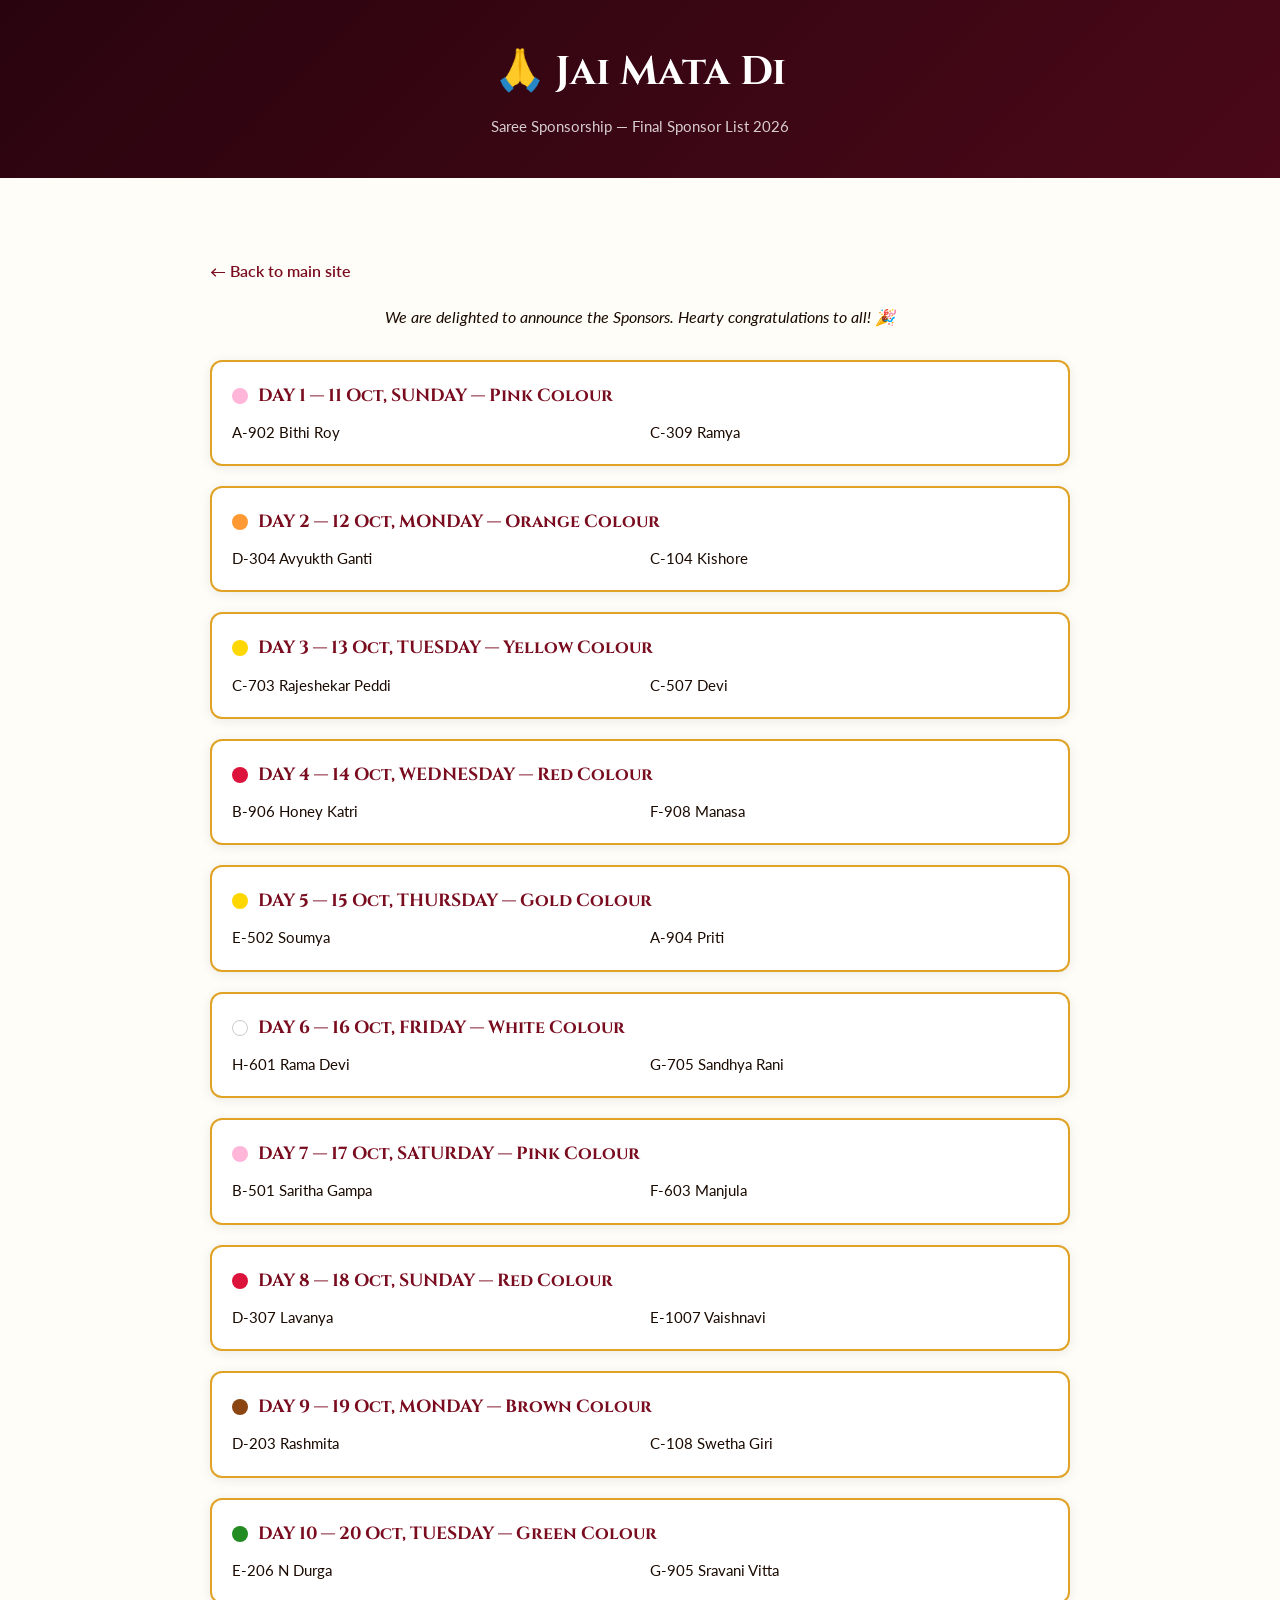
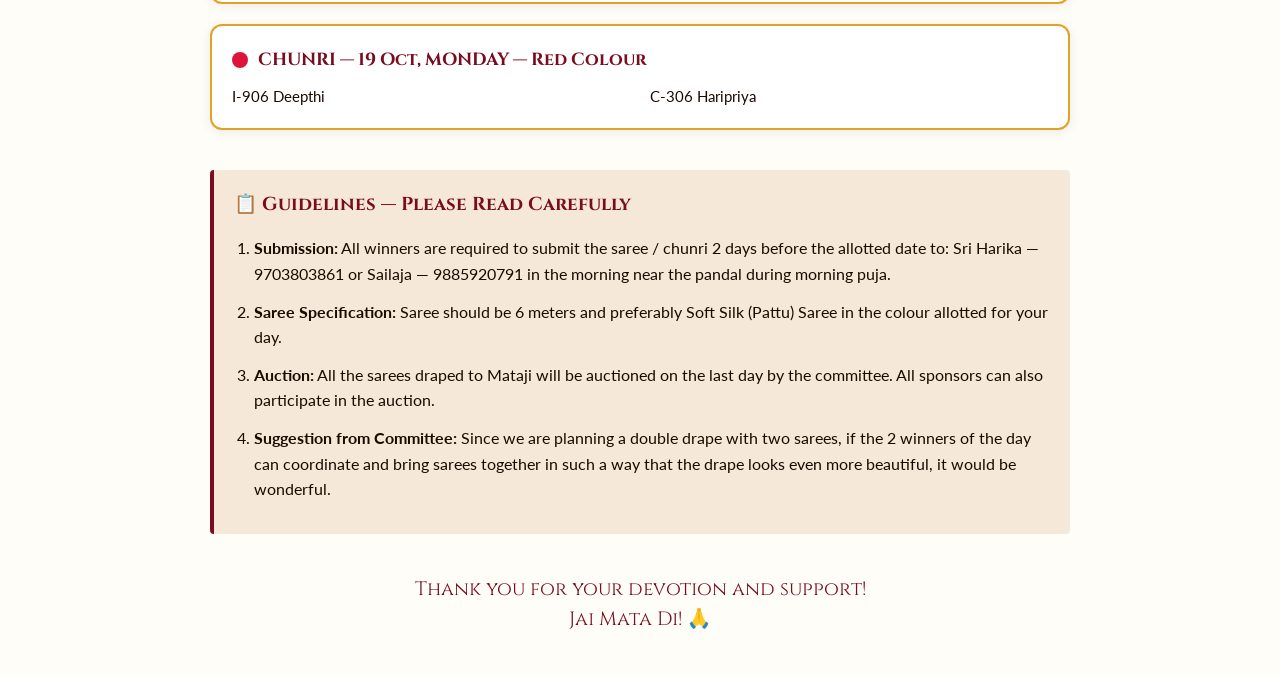
<file: ambience-navaratri-bathukamma-2026/saree-sponsors.html>
<!doctype html>
<html lang="en">
<head>
  <meta charset="UTF-8" />
  <meta name="viewport" content="width=device-width, initial-scale=1.0" />
  <title>Saree Sponsors 2026 — Ambience Courtyard</title>
  <meta name="description" content="Saree sponsorship list for Navaratri 2026 at Ambience Courtyard, Manikonda." />
  <link rel="preconnect" href="https://fonts.googleapis.com" />
  <link rel="preconnect" href="https://fonts.gstatic.com" crossorigin />
  <link href="https://fonts.googleapis.com/css2?family=Cinzel:wght@400;700&family=Noto+Sans+Telugu:wght@400;700&family=Lato:wght@400;700&display=swap" rel="stylesheet" />
  <style>
    :root {
      --maroon: #7a0c1f;
      --gold: #c8860a;
      --gold-light: #e0a326;
      --cream: #fffdf8;
      --dark: #1a0a00;
    }
    *, *::before, *::after { box-sizing: border-box; margin: 0; padding: 0; }
    body {
      font-family: 'Lato', sans-serif;
      background: var(--cream);
      color: var(--dark);
      line-height: 1.6;
    }
    .container { max-width: 900px; margin: 0 auto; padding: 40px 20px; }
    header {
      background: linear-gradient(135deg, #29040e 0%, #4a0818 100%);
      color: #fff;
      text-align: center;
      padding: 40px 20px;
      margin-bottom: 40px;
    }
    header h1 {
      font-family: 'Cinzel', serif;
      font-size: clamp(1.5rem, 5vw, 2.5rem);
      margin-bottom: 10px;
    }
    header .subtitle {
      font-size: 0.95rem;
      color: rgba(255,255,255,0.8);
    }
    .day-block {
      background: #fff;
      border: 2px solid var(--gold-light);
      border-radius: 12px;
      padding: 20px;
      margin-bottom: 20px;
      box-shadow: 0 2px 12px rgba(0,0,0,0.08);
    }
    .day-header {
      font-family: 'Cinzel', serif;
      font-size: 1.1rem;
      font-weight: 700;
      color: var(--maroon);
      margin-bottom: 10px;
      display: flex;
      align-items: center;
      gap: 10px;
    }
    .color-dot {
      width: 16px;
      height: 16px;
      border-radius: 50%;
      display: inline-block;
    }
    .sponsors {
      display: flex;
      gap: 20px;
      flex-wrap: wrap;
      font-size: 0.95rem;
    }
    .sponsor { flex: 1; min-width: 200px; }
    .guidelines {
      background: #f5e8d8;
      border-left: 4px solid var(--maroon);
      padding: 20px;
      margin: 40px 0;
      border-radius: 4px;
    }
    .guidelines h3 {
      font-family: 'Cinzel', serif;
      color: var(--maroon);
      margin-bottom: 15px;
    }
    .guidelines ol {
      padding-left: 20px;
    }
    .guidelines li {
      margin-bottom: 12px;
    }
    .footer {
      text-align: center;
      margin-top: 40px;
      font-family: 'Cinzel', serif;
      color: var(--maroon);
      font-size: 1.2rem;
    }
    .back-link {
      display: inline-block;
      margin-bottom: 20px;
      color: var(--maroon);
      text-decoration: none;
      font-weight: 600;
    }
    .back-link:hover { text-decoration: underline; }
  </style>
</head>
<body>

<header>
  <h1>🙏 Jai Mata Di</h1>
  <p class="subtitle">Saree Sponsorship — Final Sponsor List 2026</p>
</header>

<div class="container">
  <a href="index.html" class="back-link">← Back to main site</a>

  <p style="text-align: center; font-size: 1rem; margin-bottom: 30px; font-style: italic;">
    We are delighted to announce the Sponsors. Hearty congratulations to all! 🎉
  </p>

  <div class="day-block">
    <div class="day-header">
      <span class="color-dot" style="background: #FFB6D9;"></span>
      DAY 1 — 11 Oct, SUNDAY — Pink Colour
    </div>
    <div class="sponsors">
      <div class="sponsor">A-902 Bithi Roy</div>
      <div class="sponsor">C-309 Ramya</div>
    </div>
  </div>

  <div class="day-block">
    <div class="day-header">
      <span class="color-dot" style="background: #FF9933;"></span>
      DAY 2 — 12 Oct, MONDAY — Orange Colour
    </div>
    <div class="sponsors">
      <div class="sponsor">D-304 Avyukth Ganti</div>
      <div class="sponsor">C-104 Kishore</div>
    </div>
  </div>

  <div class="day-block">
    <div class="day-header">
      <span class="color-dot" style="background: #FFD700;"></span>
      DAY 3 — 13 Oct, TUESDAY — Yellow Colour
    </div>
    <div class="sponsors">
      <div class="sponsor">C-703 Rajeshekar Peddi</div>
      <div class="sponsor">C-507 Devi</div>
    </div>
  </div>

  <div class="day-block">
    <div class="day-header">
      <span class="color-dot" style="background: #DC143C;"></span>
      DAY 4 — 14 Oct, WEDNESDAY — Red Colour
    </div>
    <div class="sponsors">
      <div class="sponsor">B-906 Honey Katri</div>
      <div class="sponsor">F-908 Manasa</div>
    </div>
  </div>

  <div class="day-block">
    <div class="day-header">
      <span class="color-dot" style="background: #FFD700;"></span>
      DAY 5 — 15 Oct, THURSDAY — Gold Colour
    </div>
    <div class="sponsors">
      <div class="sponsor">E-502 Soumya</div>
      <div class="sponsor">A-904 Priti</div>
    </div>
  </div>

  <div class="day-block">
    <div class="day-header">
      <span class="color-dot" style="background: #FFFFFF; border: 1px solid #ccc;"></span>
      DAY 6 — 16 Oct, FRIDAY — White Colour
    </div>
    <div class="sponsors">
      <div class="sponsor">H-601 Rama Devi</div>
      <div class="sponsor">G-705 Sandhya Rani</div>
    </div>
  </div>

  <div class="day-block">
    <div class="day-header">
      <span class="color-dot" style="background: #FFB6D9;"></span>
      DAY 7 — 17 Oct, SATURDAY — Pink Colour
    </div>
    <div class="sponsors">
      <div class="sponsor">B-501 Saritha Gampa</div>
      <div class="sponsor">F-603 Manjula</div>
    </div>
  </div>

  <div class="day-block">
    <div class="day-header">
      <span class="color-dot" style="background: #DC143C;"></span>
      DAY 8 — 18 Oct, SUNDAY — Red Colour
    </div>
    <div class="sponsors">
      <div class="sponsor">D-307 Lavanya</div>
      <div class="sponsor">E-1007 Vaishnavi</div>
    </div>
  </div>

  <div class="day-block">
    <div class="day-header">
      <span class="color-dot" style="background: #8B4513;"></span>
      DAY 9 — 19 Oct, MONDAY — Brown Colour
    </div>
    <div class="sponsors">
      <div class="sponsor">D-203 Rashmita</div>
      <div class="sponsor">C-108 Swetha Giri</div>
    </div>
  </div>

  <div class="day-block">
    <div class="day-header">
      <span class="color-dot" style="background: #228B22;"></span>
      DAY 10 — 20 Oct, TUESDAY — Green Colour
    </div>
    <div class="sponsors">
      <div class="sponsor">E-206 N Durga</div>
      <div class="sponsor">G-905 Sravani Vitta</div>
    </div>
  </div>

  <div class="day-block">
    <div class="day-header">
      <span class="color-dot" style="background: #DC143C;"></span>
      CHUNRI — 19 Oct, MONDAY — Red Colour
    </div>
    <div class="sponsors">
      <div class="sponsor">I-906 Deepthi</div>
      <div class="sponsor">C-306 Haripriya</div>
    </div>
  </div>

  <div class="guidelines">
    <h3>📋 Guidelines — Please Read Carefully</h3>
    <ol>
      <li><strong>Submission:</strong> All winners are required to submit the saree / chunri 2 days before the allotted date to: Sri Harika — 9703803861 or Sailaja — 9885920791 in the morning near the pandal during morning puja.</li>
      <li><strong>Saree Specification:</strong> Saree should be 6 meters and preferably Soft Silk (Pattu) Saree in the colour allotted for your day.</li>
      <li><strong>Auction:</strong> All the sarees draped to Mataji will be auctioned on the last day by the committee. All sponsors can also participate in the auction.</li>
      <li><strong>Suggestion from Committee:</strong> Since we are planning a double drape with two sarees, if the 2 winners of the day can coordinate and bring sarees together in such a way that the drape looks even more beautiful, it would be wonderful.</li>
    </ol>
  </div>

  <div class="footer">
    Thank you for your devotion and support!<br/>Jai Mata Di! 🙏
  </div>
</div>

</body>
</html>
</file>
